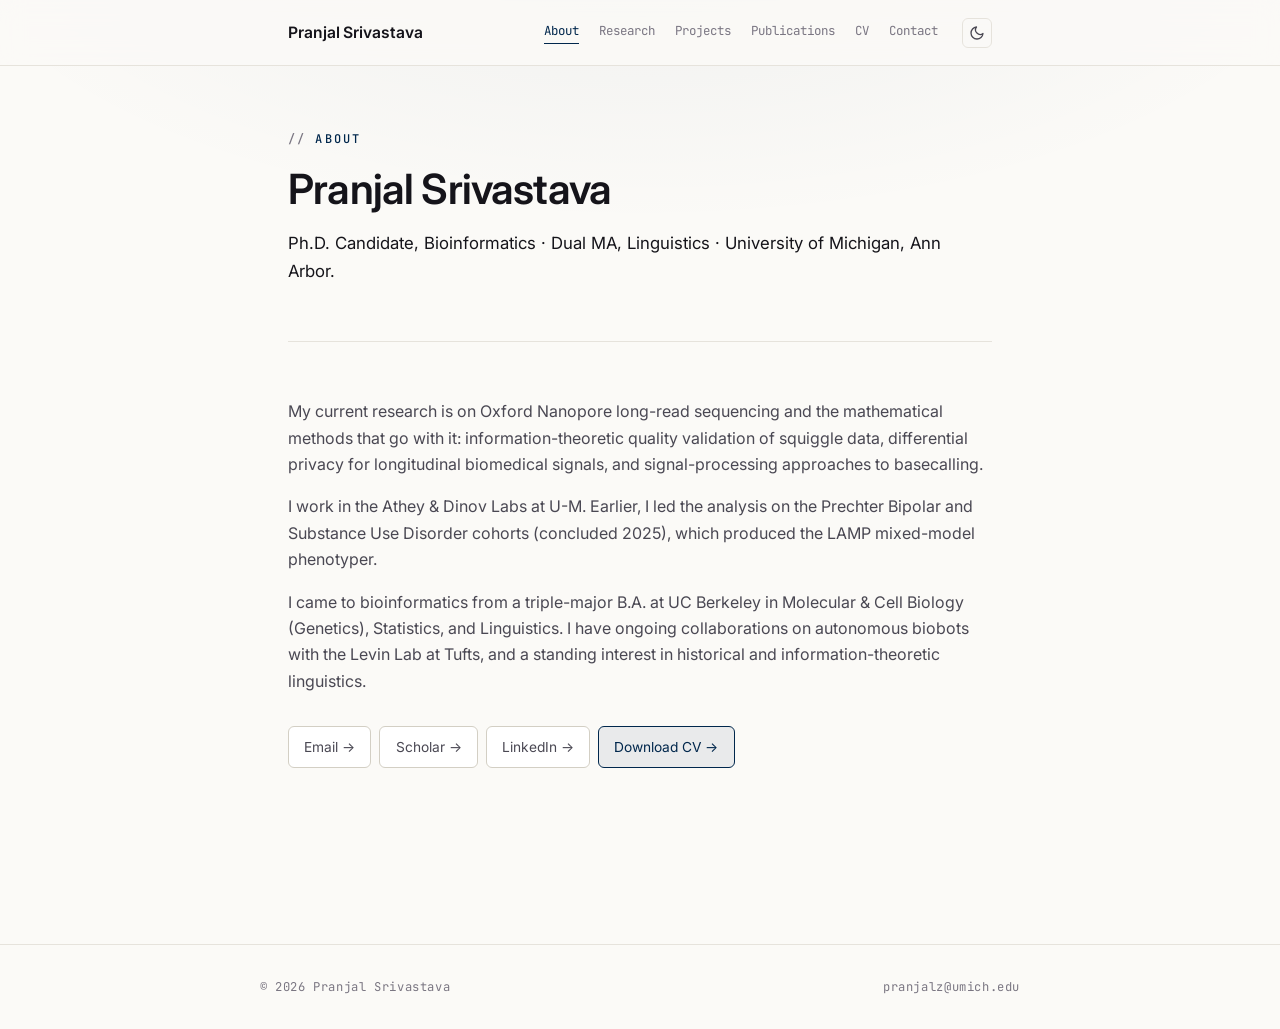
<file: index.html>
<!DOCTYPE html>
<html lang="en">
<head>
<meta charset="UTF-8" />
<meta name="viewport" content="width=device-width, initial-scale=1.0" />
<title>Pranjal Srivastava</title>
<meta name="description" content="Pranjal Srivastava — Ph.D. Candidate in Bioinformatics and Dual MA in Linguistics at the University of Michigan." />
<link rel="preconnect" href="https://fonts.googleapis.com" />
<link rel="preconnect" href="https://fonts.gstatic.com" crossorigin />
<link href="https://fonts.googleapis.com/css2?family=Inter:wght@400;500;600;700&family=JetBrains+Mono:wght@400;500&display=swap" rel="stylesheet" />
<link rel="stylesheet" href="styles.css" />
<script src="theme.js"></script>
</head>
<body>

<header class="site-header">
  <div class="site-header-inner">
    <a href="index.html" class="site-title">Pranjal Srivastava</a>
    <nav class="site-nav">
      <a href="index.html" class="active">About</a>
      <a href="research.html">Research</a>
      <a href="projects.html">Projects</a>
      <a href="publications.html">Publications</a>
      <a href="cv.html">CV</a>
      <a href="contact.html">Contact</a>
      <button class="theme-toggle" type="button" onclick="toggleTheme()" aria-label="Toggle color theme" title="Toggle color theme">
        <svg class="icon icon-sun" viewBox="0 0 24 24" fill="none" stroke="currentColor" stroke-width="2" stroke-linecap="round" stroke-linejoin="round"><circle cx="12" cy="12" r="4"/><path d="M12 2v2m0 16v2M4.93 4.93l1.41 1.41m11.32 11.32l1.41 1.41M2 12h2m16 0h2M4.93 19.07l1.41-1.41m11.32-11.32l1.41-1.41"/></svg>
        <svg class="icon icon-moon" viewBox="0 0 24 24" fill="none" stroke="currentColor" stroke-width="2" stroke-linecap="round" stroke-linejoin="round"><path d="M21 12.79A9 9 0 1 1 11.21 3 7 7 0 0 0 21 12.79z"/></svg>
      </button>
    </nav>
  </div>
</header>

<main>

  <div class="page-header">
    <p class="kicker">About</p>
    <h1>Pranjal Srivastava</h1>
    <p class="lead" style="margin-top:1rem;">
      Ph.D. Candidate, Bioinformatics &middot; Dual MA, Linguistics &middot; University of Michigan, Ann Arbor.
    </p>
  </div>

  <p>
    My current research is on Oxford Nanopore long-read sequencing and the
    mathematical methods that go with it: information-theoretic quality
    validation of squiggle data, differential privacy for longitudinal
    biomedical signals, and signal-processing approaches to basecalling.
  </p>

  <p>
    I work in the Athey &amp; Dinov Labs at U-M. Earlier, I led the analysis
    on the Prechter Bipolar and Substance Use Disorder cohorts (concluded
    2025), which produced the LAMP mixed-model phenotyper.
  </p>

  <p>
    I came to bioinformatics from a triple-major B.A. at UC Berkeley in
    Molecular &amp; Cell Biology (Genetics), Statistics, and Linguistics. I have
    ongoing collaborations on autonomous biobots with the Levin Lab at
    Tufts, and a standing interest in historical and information-theoretic
    linguistics.
  </p>

  <div class="quick-links">
    <a href="mailto:pranjalz@umich.edu" class="ext">Email &rarr;</a>
    <a href="https://scholar.google.com/citations?user=CP9EmAwAAAAJ&amp;hl=en" class="ext">Scholar &rarr;</a>
    <a href="https://www.linkedin.com/in/pranjal-srivas/" class="ext">LinkedIn &rarr;</a>
    <a href="assets/pranjal_srivastava_cv.pdf" class="ext cv">Download CV &rarr;</a>
  </div>

</main>

<footer>
  <div class="footer-inner">
    <span>&copy; <span id="year">2026</span> Pranjal Srivastava</span>
    <span><a href="mailto:pranjalz@umich.edu">pranjalz@umich.edu</a></span>
  </div>
</footer>

<script>
  document.getElementById('year').textContent = new Date().getFullYear();
</script>
</body>
</html>
</file>
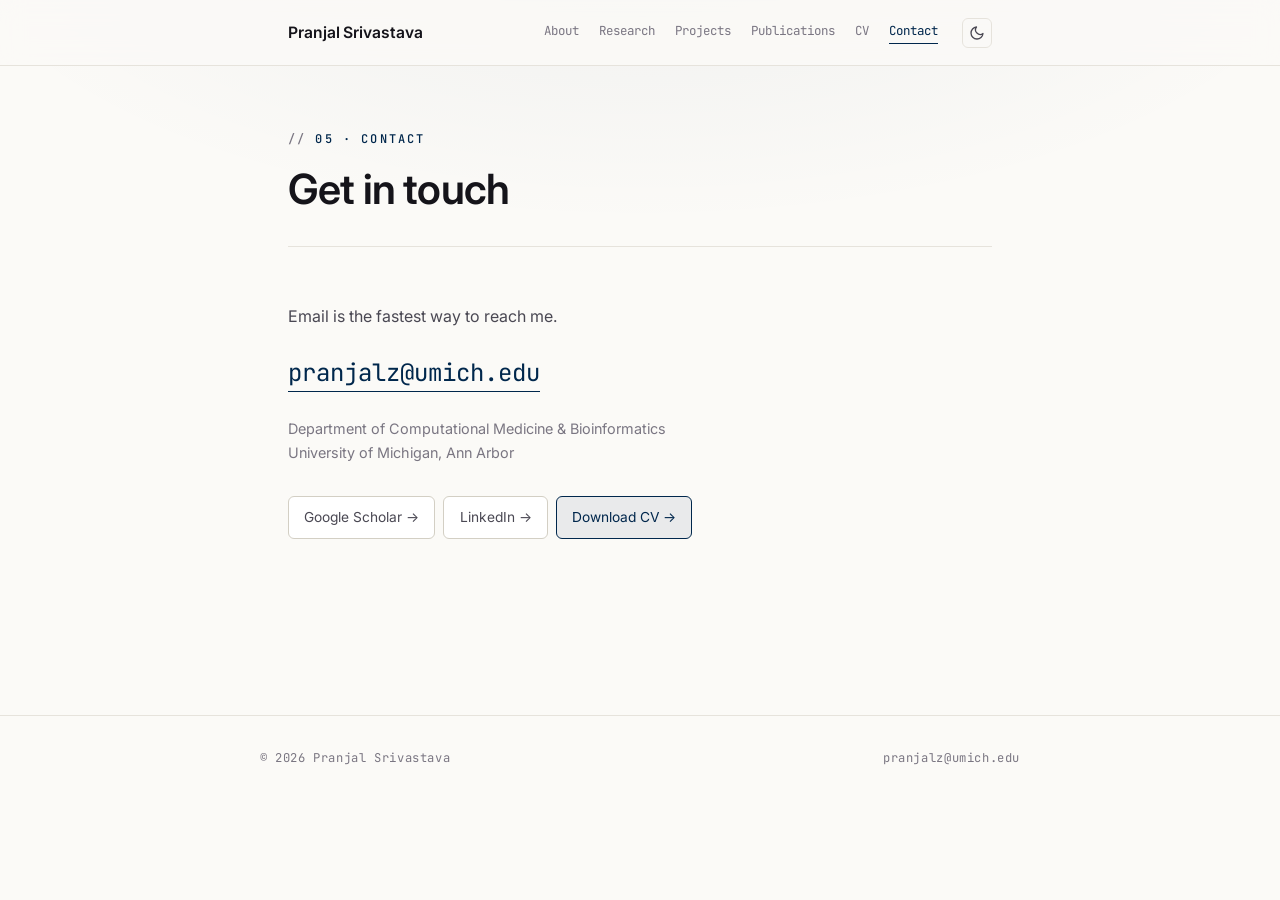
<file: contact.html>
<!DOCTYPE html>
<html lang="en">
<head>
<meta charset="UTF-8" />
<meta name="viewport" content="width=device-width, initial-scale=1.0" />
<title>Contact &mdash; Pranjal Srivastava</title>
<meta name="description" content="Contact Pranjal Srivastava." />
<link rel="preconnect" href="https://fonts.googleapis.com" />
<link rel="preconnect" href="https://fonts.gstatic.com" crossorigin />
<link href="https://fonts.googleapis.com/css2?family=Inter:wght@400;500;600;700&family=JetBrains+Mono:wght@400;500&display=swap" rel="stylesheet" />
<link rel="stylesheet" href="styles.css" />
<script src="theme.js"></script>
</head>
<body>

<header class="site-header">
  <div class="site-header-inner">
    <a href="index.html" class="site-title">Pranjal Srivastava</a>
    <nav class="site-nav">
      <a href="index.html">About</a>
      <a href="research.html">Research</a>
      <a href="projects.html">Projects</a>
      <a href="publications.html">Publications</a>
      <a href="cv.html">CV</a>
      <a href="contact.html" class="active">Contact</a>
      <button class="theme-toggle" type="button" onclick="toggleTheme()" aria-label="Toggle color theme" title="Toggle color theme">
        <svg class="icon icon-sun" viewBox="0 0 24 24" fill="none" stroke="currentColor" stroke-width="2" stroke-linecap="round" stroke-linejoin="round"><circle cx="12" cy="12" r="4"/><path d="M12 2v2m0 16v2M4.93 4.93l1.41 1.41m11.32 11.32l1.41 1.41M2 12h2m16 0h2M4.93 19.07l1.41-1.41m11.32-11.32l1.41-1.41"/></svg>
        <svg class="icon icon-moon" viewBox="0 0 24 24" fill="none" stroke="currentColor" stroke-width="2" stroke-linecap="round" stroke-linejoin="round"><path d="M21 12.79A9 9 0 1 1 11.21 3 7 7 0 0 0 21 12.79z"/></svg>
      </button>
    </nav>
  </div>
</header>

<main>

  <div class="page-header">
    <p class="kicker">05 &middot; Contact</p>
    <h1>Get in touch</h1>
  </div>

  <p>Email is the fastest way to reach me.</p>

  <p class="contact-grid">
    <a href="mailto:pranjalz@umich.edu" class="big-link">pranjalz@umich.edu</a>
  </p>

  <p class="muted">
    Department of Computational Medicine &amp; Bioinformatics<br />
    University of Michigan, Ann Arbor
  </p>

  <div class="quick-links">
    <a href="https://scholar.google.com/citations?user=CP9EmAwAAAAJ&amp;hl=en" class="ext">Google Scholar &rarr;</a>
    <a href="https://www.linkedin.com/in/pranjal-srivas/" class="ext">LinkedIn &rarr;</a>
    <a href="assets/pranjal_srivastava_cv.pdf" class="ext cv">Download CV &rarr;</a>
  </div>

</main>

<footer>
  <div class="footer-inner">
    <span>&copy; <span id="year">2026</span> Pranjal Srivastava</span>
    <span><a href="mailto:pranjalz@umich.edu">pranjalz@umich.edu</a></span>
  </div>
</footer>

<script>
  document.getElementById('year').textContent = new Date().getFullYear();
</script>
</body>
</html>
</file>
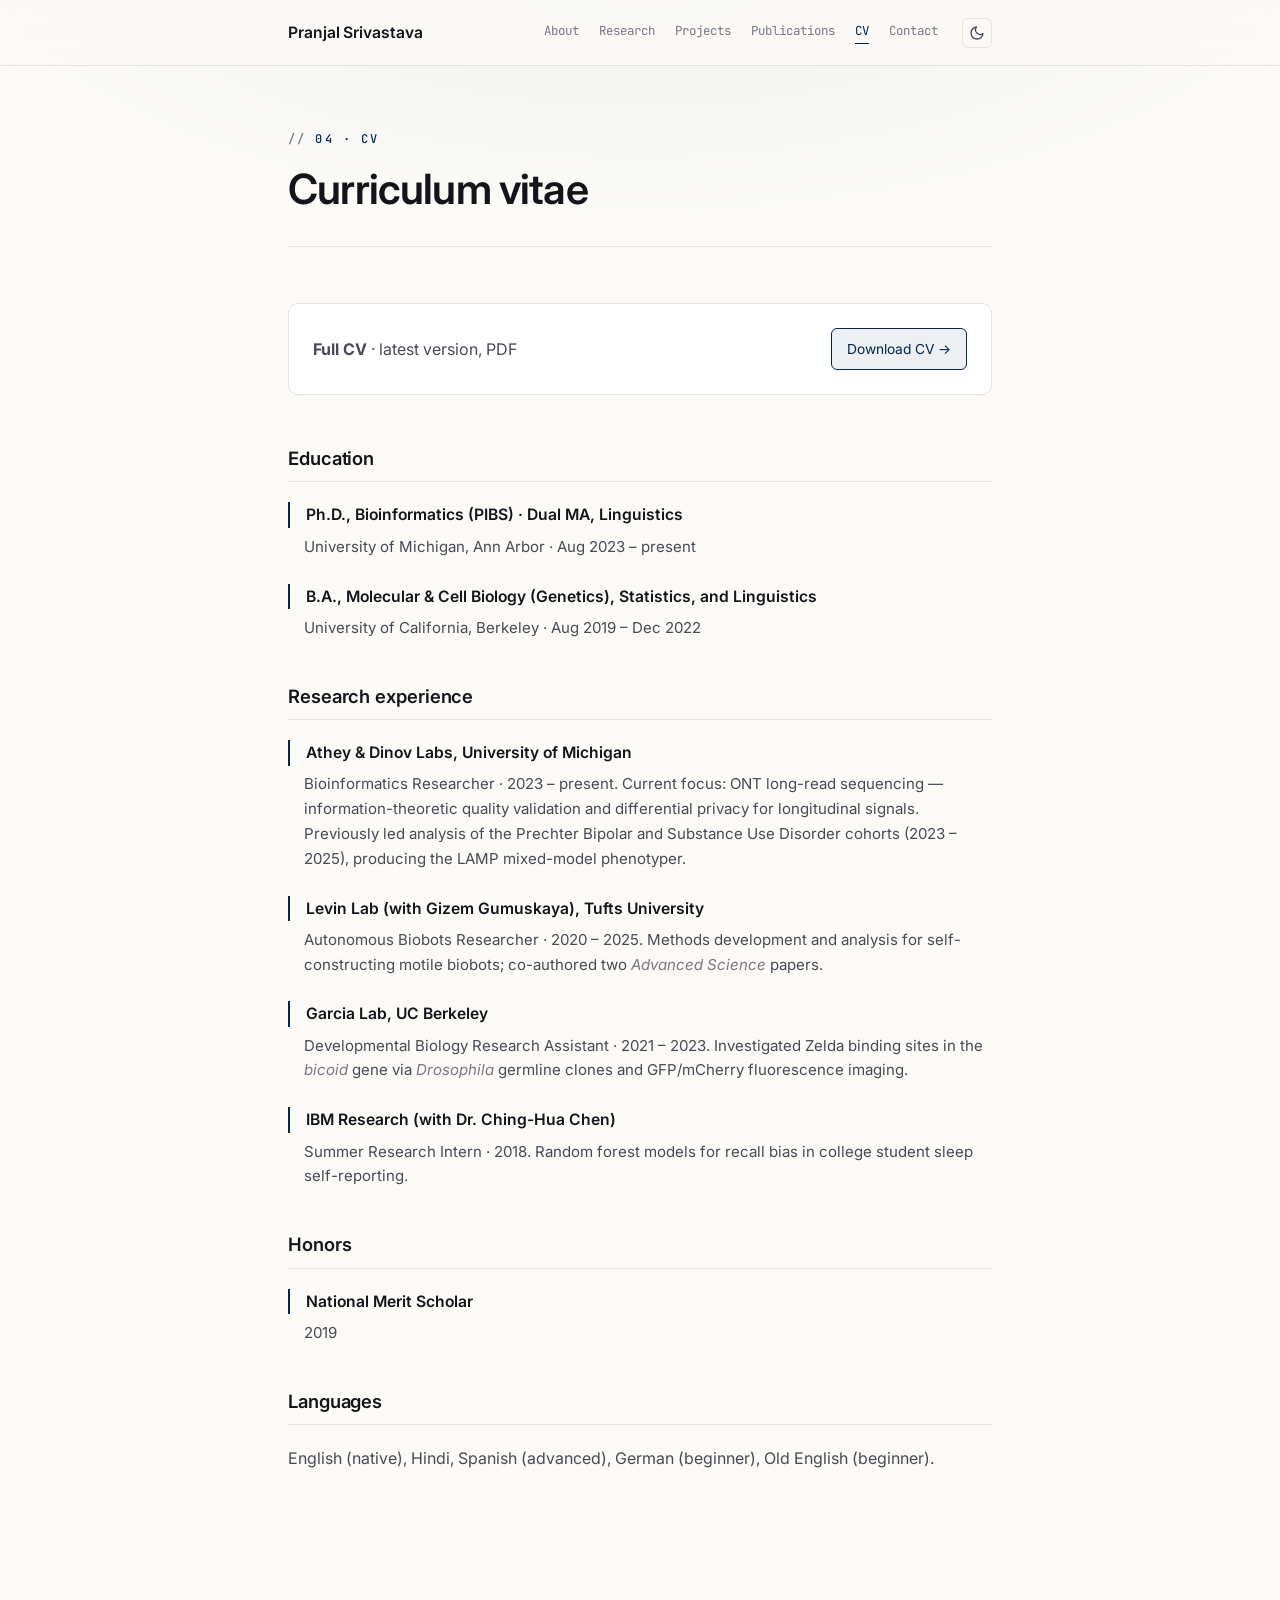
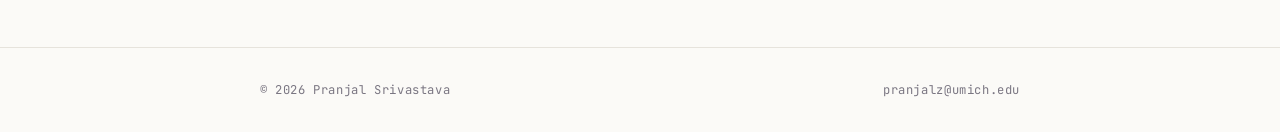
<file: cv.html>
<!DOCTYPE html>
<html lang="en">
<head>
<meta charset="UTF-8" />
<meta name="viewport" content="width=device-width, initial-scale=1.0" />
<title>CV &mdash; Pranjal Srivastava</title>
<meta name="description" content="CV, education, and research experience of Pranjal Srivastava." />
<link rel="preconnect" href="https://fonts.googleapis.com" />
<link rel="preconnect" href="https://fonts.gstatic.com" crossorigin />
<link href="https://fonts.googleapis.com/css2?family=Inter:wght@400;500;600;700&family=JetBrains+Mono:wght@400;500&display=swap" rel="stylesheet" />
<link rel="stylesheet" href="styles.css" />
<script src="theme.js"></script>
</head>
<body>

<header class="site-header">
  <div class="site-header-inner">
    <a href="index.html" class="site-title">Pranjal Srivastava</a>
    <nav class="site-nav">
      <a href="index.html">About</a>
      <a href="research.html">Research</a>
      <a href="projects.html">Projects</a>
      <a href="publications.html">Publications</a>
      <a href="cv.html" class="active">CV</a>
      <a href="contact.html">Contact</a>
      <button class="theme-toggle" type="button" onclick="toggleTheme()" aria-label="Toggle color theme" title="Toggle color theme">
        <svg class="icon icon-sun" viewBox="0 0 24 24" fill="none" stroke="currentColor" stroke-width="2" stroke-linecap="round" stroke-linejoin="round"><circle cx="12" cy="12" r="4"/><path d="M12 2v2m0 16v2M4.93 4.93l1.41 1.41m11.32 11.32l1.41 1.41M2 12h2m16 0h2M4.93 19.07l1.41-1.41m11.32-11.32l1.41-1.41"/></svg>
        <svg class="icon icon-moon" viewBox="0 0 24 24" fill="none" stroke="currentColor" stroke-width="2" stroke-linecap="round" stroke-linejoin="round"><path d="M21 12.79A9 9 0 1 1 11.21 3 7 7 0 0 0 21 12.79z"/></svg>
      </button>
    </nav>
  </div>
</header>

<main>

  <div class="page-header">
    <p class="kicker">04 &middot; CV</p>
    <h1>Curriculum vitae</h1>
  </div>

  <div class="cv-download">
    <p><strong>Full CV</strong> &middot; latest version, PDF</p>
    <a href="assets/pranjal_srivastava_cv.pdf" class="ext cv">Download CV &rarr;</a>
  </div>

  <h2>Education</h2>
  <dl class="education">
    <dt>Ph.D., Bioinformatics (PIBS) &middot; Dual MA, Linguistics</dt>
    <dd>University of Michigan, Ann Arbor &middot; Aug 2023 &ndash; present</dd>

    <dt>B.A., Molecular &amp; Cell Biology (Genetics), Statistics, and Linguistics</dt>
    <dd>University of California, Berkeley &middot; Aug 2019 &ndash; Dec 2022</dd>
  </dl>

  <h2>Research experience</h2>
  <dl class="experience">
    <dt>Athey &amp; Dinov Labs, University of Michigan</dt>
    <dd>
      Bioinformatics Researcher &middot; 2023 &ndash; present.
      Current focus: ONT long-read sequencing &mdash; information-theoretic
      quality validation and differential privacy for longitudinal signals.
      Previously led analysis of the Prechter Bipolar and Substance Use
      Disorder cohorts (2023 &ndash; 2025), producing the LAMP mixed-model
      phenotyper.
    </dd>

    <dt>Levin Lab (with Gizem Gumuskaya), Tufts University</dt>
    <dd>
      Autonomous Biobots Researcher &middot; 2020 &ndash; 2025.
      Methods development and analysis for self-constructing motile biobots;
      co-authored two <em>Advanced Science</em> papers.
    </dd>

    <dt>Garcia Lab, UC Berkeley</dt>
    <dd>
      Developmental Biology Research Assistant &middot; 2021 &ndash; 2023.
      Investigated Zelda binding sites in the <em>bicoid</em> gene via
      <em>Drosophila</em> germline clones and GFP/mCherry fluorescence
      imaging.
    </dd>

    <dt>IBM Research (with Dr. Ching-Hua Chen)</dt>
    <dd>
      Summer Research Intern &middot; 2018. Random forest models for recall
      bias in college student sleep self-reporting.
    </dd>
  </dl>

  <h2>Honors</h2>
  <dl>
    <dt>National Merit Scholar</dt>
    <dd>2019</dd>
  </dl>

  <h2>Languages</h2>
  <p>English (native), Hindi, Spanish (advanced), German (beginner), Old English (beginner).</p>

</main>

<footer>
  <div class="footer-inner">
    <span>&copy; <span id="year">2026</span> Pranjal Srivastava</span>
    <span><a href="mailto:pranjalz@umich.edu">pranjalz@umich.edu</a></span>
  </div>
</footer>

<script>
  document.getElementById('year').textContent = new Date().getFullYear();
</script>
</body>
</html>
</file>
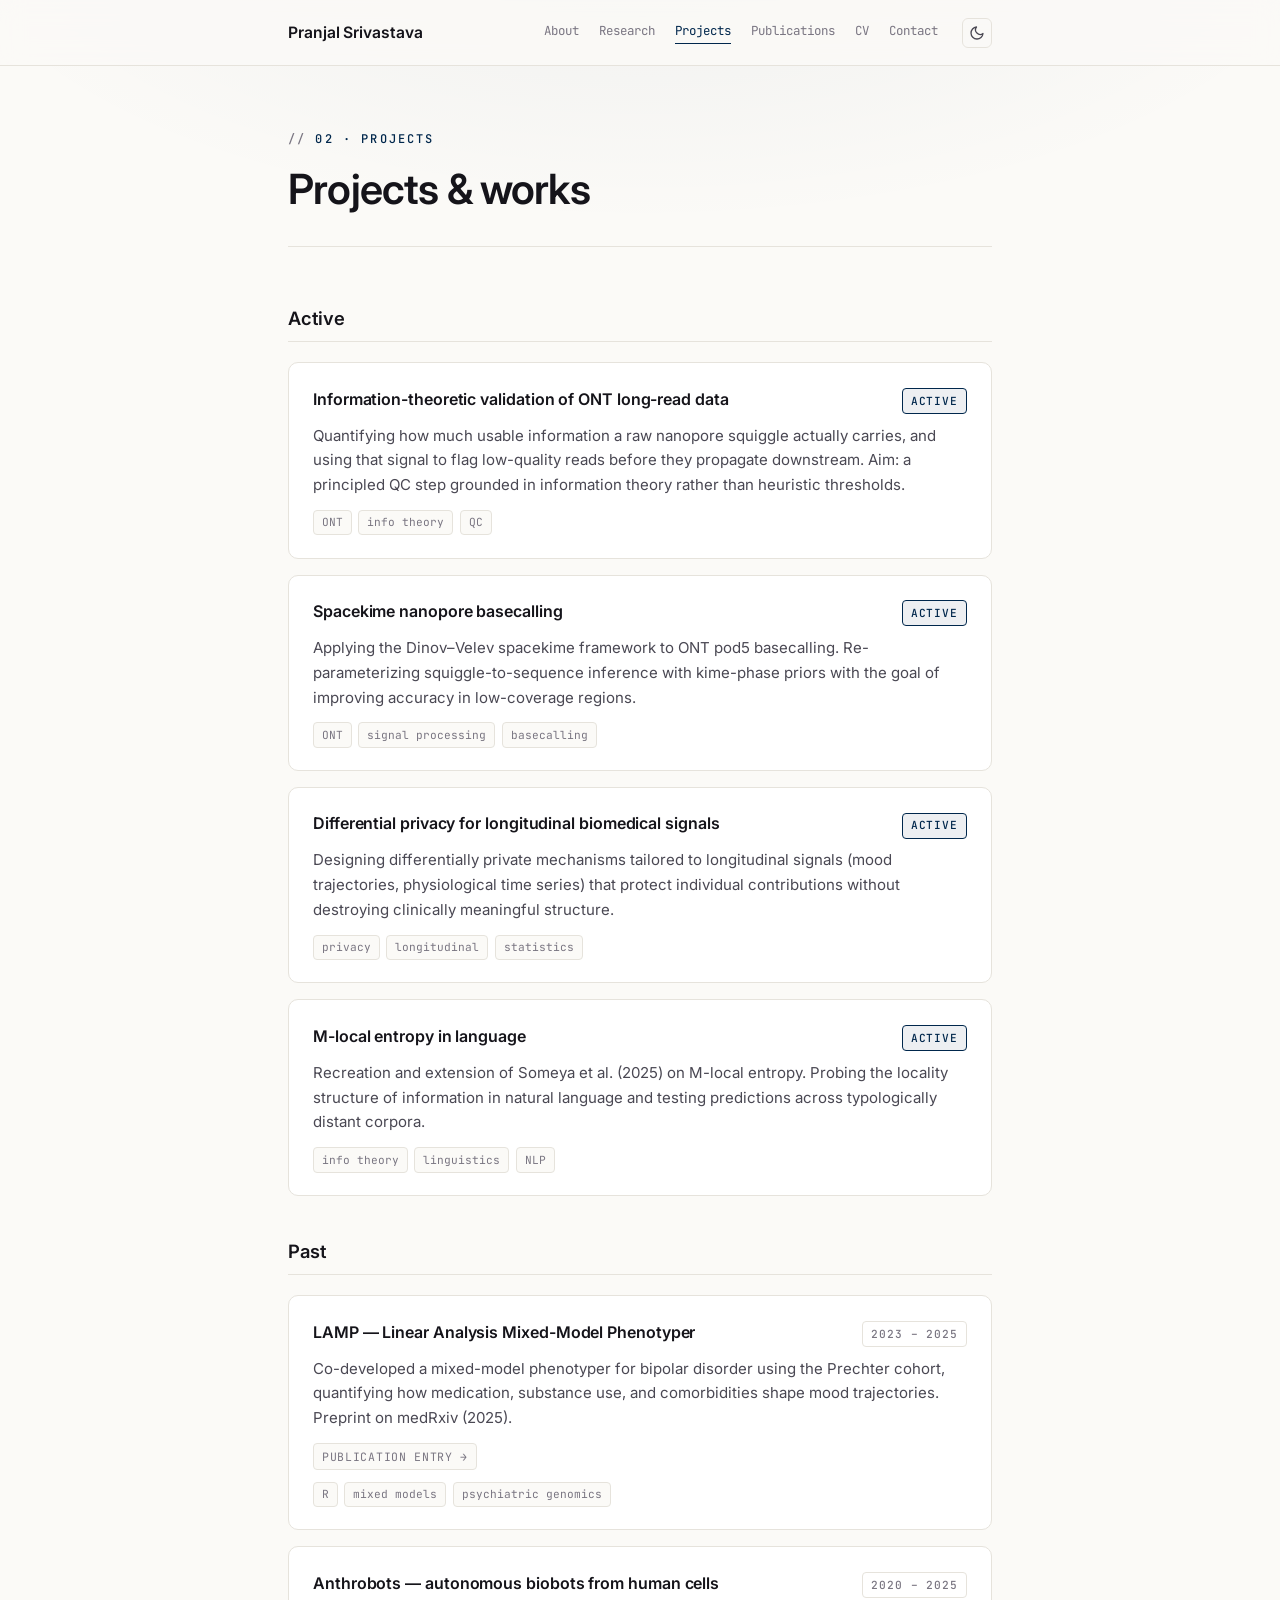
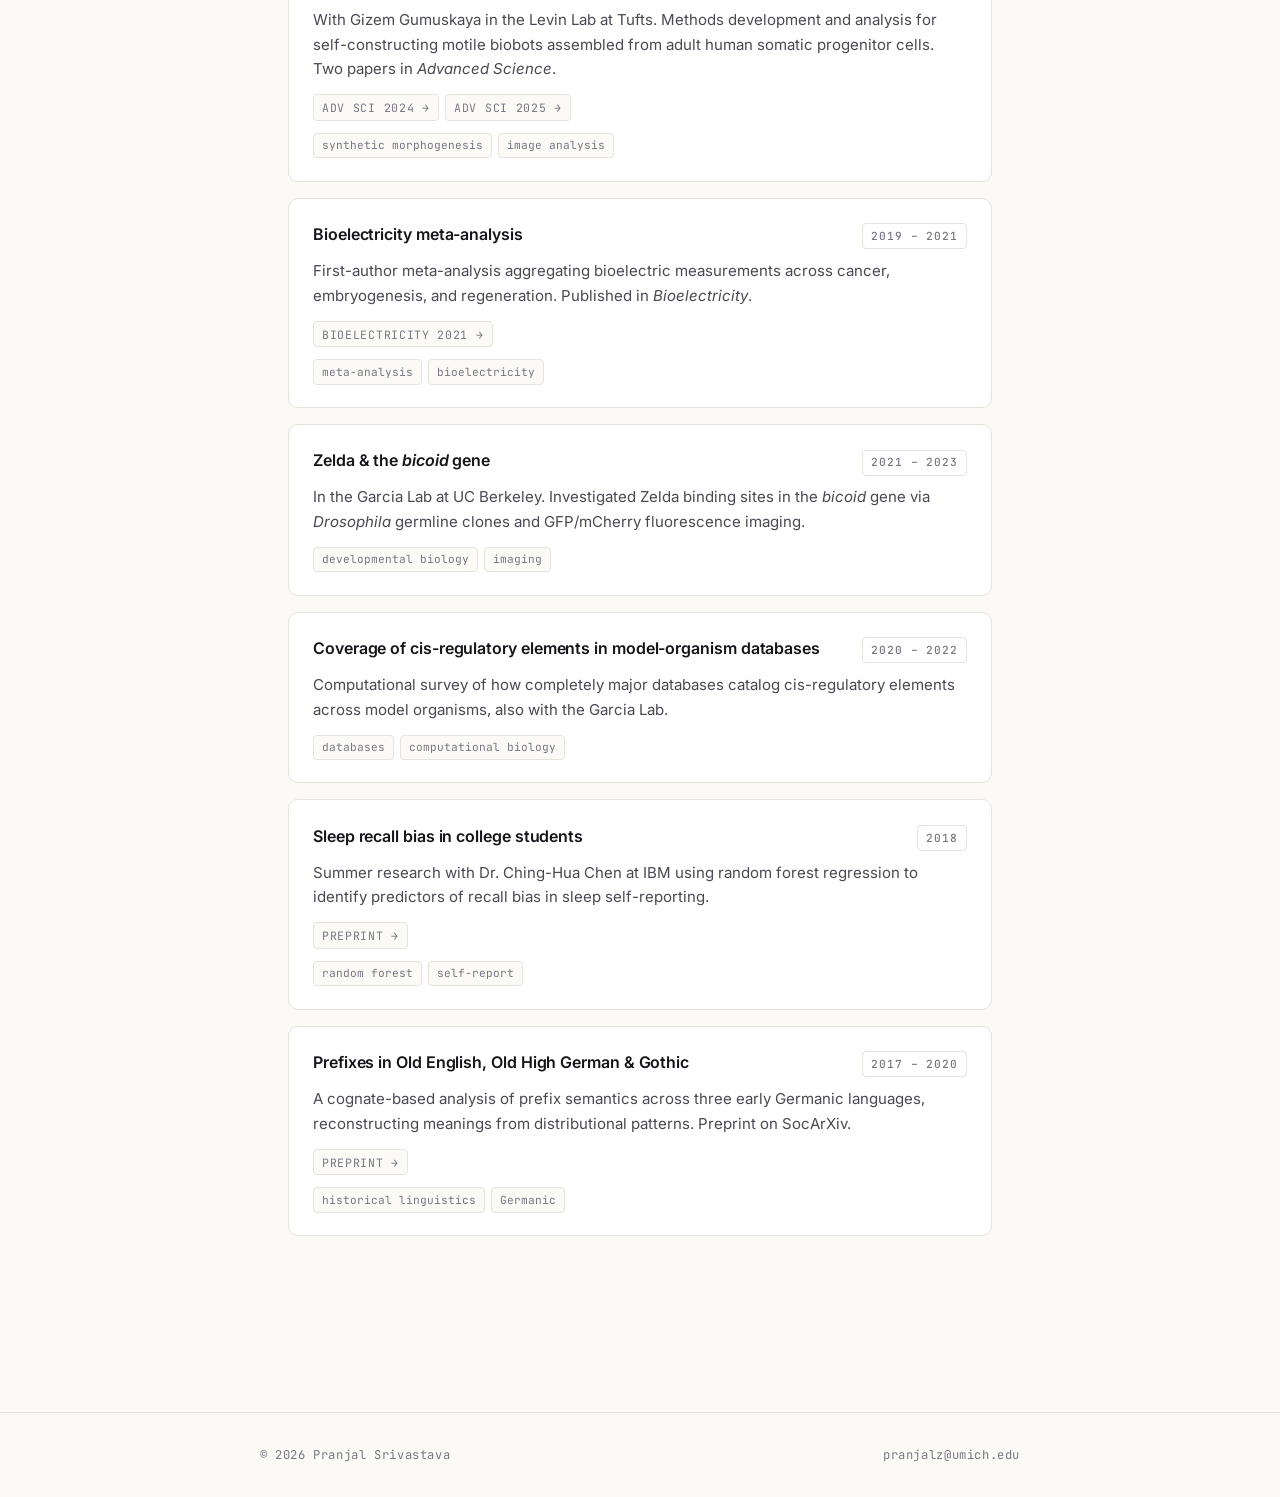
<file: projects.html>
<!DOCTYPE html>
<html lang="en">
<head>
<meta charset="UTF-8" />
<meta name="viewport" content="width=device-width, initial-scale=1.0" />
<title>Projects &mdash; Pranjal Srivastava</title>
<meta name="description" content="Projects and works by Pranjal Srivastava — long-read sequencing, M-local entropy, differential privacy, biobots, bioelectricity." />
<link rel="preconnect" href="https://fonts.googleapis.com" />
<link rel="preconnect" href="https://fonts.gstatic.com" crossorigin />
<link href="https://fonts.googleapis.com/css2?family=Inter:wght@400;500;600;700&family=JetBrains+Mono:wght@400;500&display=swap" rel="stylesheet" />
<link rel="stylesheet" href="styles.css" />
<script src="theme.js"></script>
</head>
<body>

<header class="site-header">
  <div class="site-header-inner">
    <a href="index.html" class="site-title">Pranjal Srivastava</a>
    <nav class="site-nav">
      <a href="index.html">About</a>
      <a href="research.html">Research</a>
      <a href="projects.html" class="active">Projects</a>
      <a href="publications.html">Publications</a>
      <a href="cv.html">CV</a>
      <a href="contact.html">Contact</a>
      <button class="theme-toggle" type="button" onclick="toggleTheme()" aria-label="Toggle color theme" title="Toggle color theme">
        <svg class="icon icon-sun" viewBox="0 0 24 24" fill="none" stroke="currentColor" stroke-width="2" stroke-linecap="round" stroke-linejoin="round"><circle cx="12" cy="12" r="4"/><path d="M12 2v2m0 16v2M4.93 4.93l1.41 1.41m11.32 11.32l1.41 1.41M2 12h2m16 0h2M4.93 19.07l1.41-1.41m11.32-11.32l1.41-1.41"/></svg>
        <svg class="icon icon-moon" viewBox="0 0 24 24" fill="none" stroke="currentColor" stroke-width="2" stroke-linecap="round" stroke-linejoin="round"><path d="M21 12.79A9 9 0 1 1 11.21 3 7 7 0 0 0 21 12.79z"/></svg>
      </button>
    </nav>
  </div>
</header>

<main>

  <div class="page-header">
    <p class="kicker">02 &middot; Projects</p>
    <h1>Projects &amp; works</h1>
  </div>

  <h2>Active</h2>
  <div class="projects">

    <article class="project">
      <header>
        <h3>Information-theoretic validation of ONT long-read data</h3>
        <span class="status active">Active</span>
      </header>
      <p>
        Quantifying how much usable information a raw nanopore squiggle
        actually carries, and using that signal to flag low-quality reads
        before they propagate downstream. Aim: a principled QC step grounded
        in information theory rather than heuristic thresholds.
      </p>
      <p class="tags"><span>ONT</span><span>info theory</span><span>QC</span></p>
    </article>

    <article class="project">
      <header>
        <h3>Spacekime nanopore basecalling</h3>
        <span class="status active">Active</span>
      </header>
      <p>
        Applying the Dinov&ndash;Velev spacekime framework to ONT pod5
        basecalling. Re-parameterizing squiggle-to-sequence inference with
        kime-phase priors with the goal of improving accuracy in low-coverage
        regions.
      </p>
      <p class="tags"><span>ONT</span><span>signal processing</span><span>basecalling</span></p>
    </article>

    <article class="project">
      <header>
        <h3>Differential privacy for longitudinal biomedical signals</h3>
        <span class="status active">Active</span>
      </header>
      <p>
        Designing differentially private mechanisms tailored to longitudinal
        signals (mood trajectories, physiological time series) that protect
        individual contributions without destroying clinically meaningful
        structure.
      </p>
      <p class="tags"><span>privacy</span><span>longitudinal</span><span>statistics</span></p>
    </article>

    <article class="project">
      <header>
        <h3>M-local entropy in language</h3>
        <span class="status active">Active</span>
      </header>
      <p>
        Recreation and extension of Someya et al. (2025) on M-local entropy.
        Probing the locality structure of information in natural language and
        testing predictions across typologically distant corpora.
      </p>
      <p class="tags"><span>info theory</span><span>linguistics</span><span>NLP</span></p>
    </article>

  </div>

  <h2>Past</h2>
  <div class="projects">

    <article class="project">
      <header>
        <h3>LAMP &mdash; Linear Analysis Mixed-Model Phenotyper</h3>
        <span class="status">2023 &ndash; 2025</span>
      </header>
      <p>
        Co-developed a mixed-model phenotyper for bipolar disorder using the
        Prechter cohort, quantifying how medication, substance use, and
        comorbidities shape mood trajectories. Preprint on medRxiv (2025).
      </p>
      <p class="project-links">
        <a href="publications.html">Publication entry &rarr;</a>
      </p>
      <p class="tags"><span>R</span><span>mixed models</span><span>psychiatric genomics</span></p>
    </article>

    <article class="project">
      <header>
        <h3>Anthrobots &mdash; autonomous biobots from human cells</h3>
        <span class="status">2020 &ndash; 2025</span>
      </header>
      <p>
        With Gizem Gumuskaya in the Levin Lab at Tufts. Methods development
        and analysis for self-constructing motile biobots assembled from
        adult human somatic progenitor cells. Two papers in
        <em>Advanced Science</em>.
      </p>
      <p class="project-links">
        <a href="https://doi.org/10.1002/advs.202303575">Adv Sci 2024 &rarr;</a>
        <a href="https://doi.org/10.1002/advs.202409330">Adv Sci 2025 &rarr;</a>
      </p>
      <p class="tags"><span>synthetic morphogenesis</span><span>image analysis</span></p>
    </article>

    <article class="project">
      <header>
        <h3>Bioelectricity meta-analysis</h3>
        <span class="status">2019 &ndash; 2021</span>
      </header>
      <p>
        First-author meta-analysis aggregating bioelectric measurements
        across cancer, embryogenesis, and regeneration. Published in
        <em>Bioelectricity</em>.
      </p>
      <p class="project-links">
        <a href="https://doi.org/10.1089/bioe.2019.0034">Bioelectricity 2021 &rarr;</a>
      </p>
      <p class="tags"><span>meta-analysis</span><span>bioelectricity</span></p>
    </article>

    <article class="project">
      <header>
        <h3>Zelda &amp; the <em>bicoid</em> gene</h3>
        <span class="status">2021 &ndash; 2023</span>
      </header>
      <p>
        In the Garcia Lab at UC Berkeley. Investigated Zelda binding sites in
        the <em>bicoid</em> gene via <em>Drosophila</em> germline clones and
        GFP/mCherry fluorescence imaging.
      </p>
      <p class="tags"><span>developmental biology</span><span>imaging</span></p>
    </article>

    <article class="project">
      <header>
        <h3>Coverage of cis-regulatory elements in model-organism databases</h3>
        <span class="status">2020 &ndash; 2022</span>
      </header>
      <p>
        Computational survey of how completely major databases catalog
        cis-regulatory elements across model organisms, also with the Garcia
        Lab.
      </p>
      <p class="tags"><span>databases</span><span>computational biology</span></p>
    </article>

    <article class="project">
      <header>
        <h3>Sleep recall bias in college students</h3>
        <span class="status">2018</span>
      </header>
      <p>
        Summer research with Dr. Ching-Hua Chen at IBM using random forest
        regression to identify predictors of recall bias in sleep
        self-reporting.
      </p>
      <p class="project-links">
        <a href="https://doi.org/10.31235/osf.io/fyc2w">Preprint &rarr;</a>
      </p>
      <p class="tags"><span>random forest</span><span>self-report</span></p>
    </article>

    <article class="project">
      <header>
        <h3>Prefixes in Old English, Old High German &amp; Gothic</h3>
        <span class="status">2017 &ndash; 2020</span>
      </header>
      <p>
        A cognate-based analysis of prefix semantics across three early
        Germanic languages, reconstructing meanings from distributional
        patterns. Preprint on SocArXiv.
      </p>
      <p class="project-links">
        <a href="https://doi.org/10.31235/osf.io/uvesa">Preprint &rarr;</a>
      </p>
      <p class="tags"><span>historical linguistics</span><span>Germanic</span></p>
    </article>

  </div>

</main>

<footer>
  <div class="footer-inner">
    <span>&copy; <span id="year">2026</span> Pranjal Srivastava</span>
    <span><a href="mailto:pranjalz@umich.edu">pranjalz@umich.edu</a></span>
  </div>
</footer>

<script>
  document.getElementById('year').textContent = new Date().getFullYear();
</script>
</body>
</html>
</file>
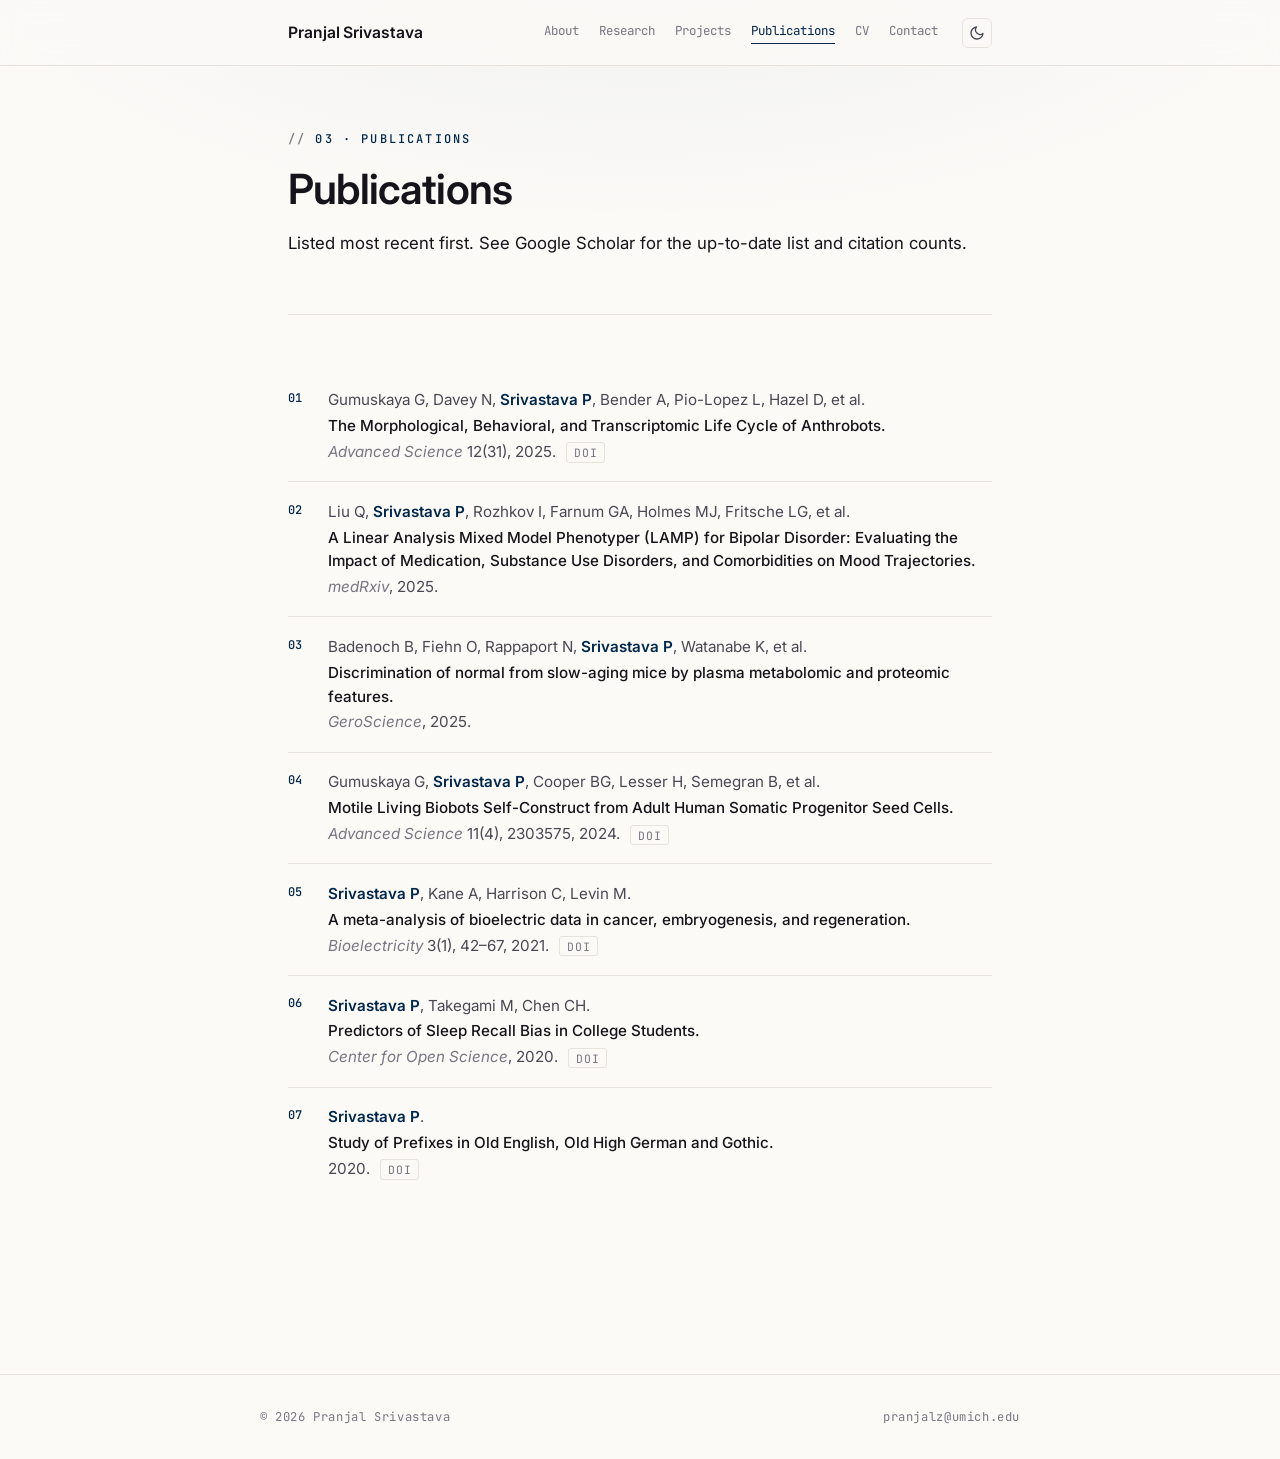
<file: publications.html>
<!DOCTYPE html>
<html lang="en">
<head>
<meta charset="UTF-8" />
<meta name="viewport" content="width=device-width, initial-scale=1.0" />
<title>Publications &mdash; Pranjal Srivastava</title>
<meta name="description" content="Publications by Pranjal Srivastava." />
<link rel="preconnect" href="https://fonts.googleapis.com" />
<link rel="preconnect" href="https://fonts.gstatic.com" crossorigin />
<link href="https://fonts.googleapis.com/css2?family=Inter:wght@400;500;600;700&family=JetBrains+Mono:wght@400;500&display=swap" rel="stylesheet" />
<link rel="stylesheet" href="styles.css" />
<script src="theme.js"></script>
</head>
<body>

<header class="site-header">
  <div class="site-header-inner">
    <a href="index.html" class="site-title">Pranjal Srivastava</a>
    <nav class="site-nav">
      <a href="index.html">About</a>
      <a href="research.html">Research</a>
      <a href="projects.html">Projects</a>
      <a href="publications.html" class="active">Publications</a>
      <a href="cv.html">CV</a>
      <a href="contact.html">Contact</a>
      <button class="theme-toggle" type="button" onclick="toggleTheme()" aria-label="Toggle color theme" title="Toggle color theme">
        <svg class="icon icon-sun" viewBox="0 0 24 24" fill="none" stroke="currentColor" stroke-width="2" stroke-linecap="round" stroke-linejoin="round"><circle cx="12" cy="12" r="4"/><path d="M12 2v2m0 16v2M4.93 4.93l1.41 1.41m11.32 11.32l1.41 1.41M2 12h2m16 0h2M4.93 19.07l1.41-1.41m11.32-11.32l1.41-1.41"/></svg>
        <svg class="icon icon-moon" viewBox="0 0 24 24" fill="none" stroke="currentColor" stroke-width="2" stroke-linecap="round" stroke-linejoin="round"><path d="M21 12.79A9 9 0 1 1 11.21 3 7 7 0 0 0 21 12.79z"/></svg>
      </button>
    </nav>
  </div>
</header>

<main>

  <div class="page-header">
    <p class="kicker">03 &middot; Publications</p>
    <h1>Publications</h1>
    <p class="lead" style="margin-top:1rem;">
      Listed most recent first. See
      <a href="https://scholar.google.com/citations?user=CP9EmAwAAAAJ&amp;hl=en">Google Scholar</a>
      for the up-to-date list and citation counts.
    </p>
  </div>

  <ol class="pubs">
    <li>
      Gumuskaya G, Davey N, <strong>Srivastava P</strong>, Bender A, Pio-Lopez L, Hazel D, et al.
      <em>The Morphological, Behavioral, and Transcriptomic Life Cycle of Anthrobots.</em>
      <span class="venue">Advanced Science</span> 12(31), 2025.
      <a href="https://doi.org/10.1002/advs.202409330">doi</a>
    </li>
    <li>
      Liu Q, <strong>Srivastava P</strong>, Rozhkov I, Farnum GA, Holmes MJ, Fritsche LG, et al.
      <em>A Linear Analysis Mixed Model Phenotyper (LAMP) for Bipolar Disorder: Evaluating the Impact of Medication, Substance Use Disorders, and Comorbidities on Mood Trajectories.</em>
      <span class="venue">medRxiv</span>, 2025.
    </li>
    <li>
      Badenoch B, Fiehn O, Rappaport N, <strong>Srivastava P</strong>, Watanabe K, et al.
      <em>Discrimination of normal from slow-aging mice by plasma metabolomic and proteomic features.</em>
      <span class="venue">GeroScience</span>, 2025.
    </li>
    <li>
      Gumuskaya G, <strong>Srivastava P</strong>, Cooper BG, Lesser H, Semegran B, et al.
      <em>Motile Living Biobots Self-Construct from Adult Human Somatic Progenitor Seed Cells.</em>
      <span class="venue">Advanced Science</span> 11(4), 2303575, 2024.
      <a href="https://doi.org/10.1002/advs.202303575">doi</a>
    </li>
    <li>
      <strong>Srivastava P</strong>, Kane A, Harrison C, Levin M.
      <em>A meta-analysis of bioelectric data in cancer, embryogenesis, and regeneration.</em>
      <span class="venue">Bioelectricity</span> 3(1), 42&ndash;67, 2021.
      <a href="https://doi.org/10.1089/bioe.2019.0034">doi</a>
    </li>
    <li>
      <strong>Srivastava P</strong>, Takegami M, Chen CH.
      <em>Predictors of Sleep Recall Bias in College Students.</em>
      <span class="venue">Center for Open Science</span>, 2020.
      <a href="https://doi.org/10.31235/osf.io/fyc2w">doi</a>
    </li>
    <li>
      <strong>Srivastava P</strong>.
      <em>Study of Prefixes in Old English, Old High German and Gothic.</em>
      2020.
      <a href="https://doi.org/10.31235/osf.io/uvesa">doi</a>
    </li>
  </ol>

</main>

<footer>
  <div class="footer-inner">
    <span>&copy; <span id="year">2026</span> Pranjal Srivastava</span>
    <span><a href="mailto:pranjalz@umich.edu">pranjalz@umich.edu</a></span>
  </div>
</footer>

<script>
  document.getElementById('year').textContent = new Date().getFullYear();
</script>
</body>
</html>
</file>
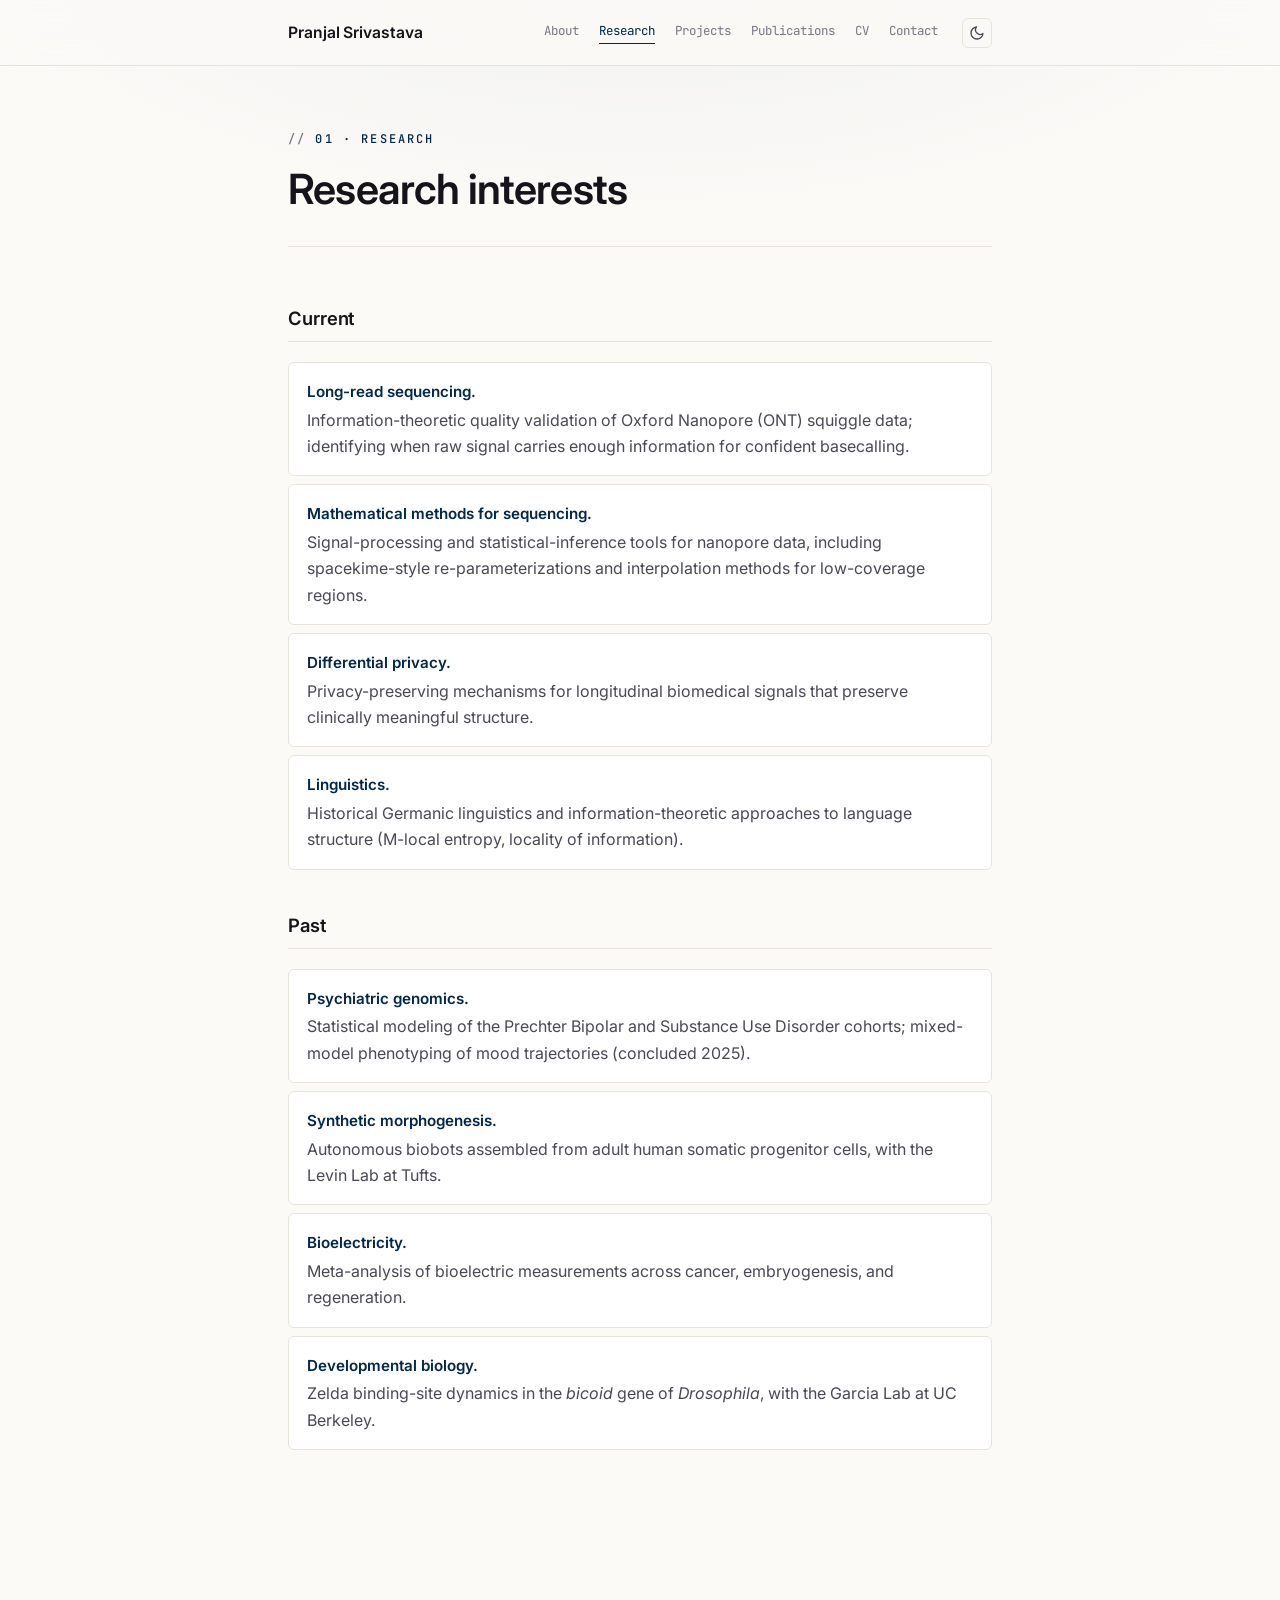
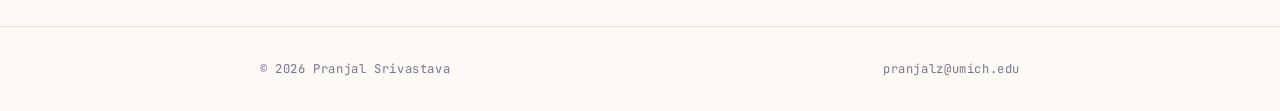
<file: research.html>
<!DOCTYPE html>
<html lang="en">
<head>
<meta charset="UTF-8" />
<meta name="viewport" content="width=device-width, initial-scale=1.0" />
<title>Research &mdash; Pranjal Srivastava</title>
<meta name="description" content="Research interests of Pranjal Srivastava: long-read sequencing, mathematical methods, information theory, differential privacy, linguistics." />
<link rel="preconnect" href="https://fonts.googleapis.com" />
<link rel="preconnect" href="https://fonts.gstatic.com" crossorigin />
<link href="https://fonts.googleapis.com/css2?family=Inter:wght@400;500;600;700&family=JetBrains+Mono:wght@400;500&display=swap" rel="stylesheet" />
<link rel="stylesheet" href="styles.css" />
<script src="theme.js"></script>
</head>
<body>

<header class="site-header">
  <div class="site-header-inner">
    <a href="index.html" class="site-title">Pranjal Srivastava</a>
    <nav class="site-nav">
      <a href="index.html">About</a>
      <a href="research.html" class="active">Research</a>
      <a href="projects.html">Projects</a>
      <a href="publications.html">Publications</a>
      <a href="cv.html">CV</a>
      <a href="contact.html">Contact</a>
      <button class="theme-toggle" type="button" onclick="toggleTheme()" aria-label="Toggle color theme" title="Toggle color theme">
        <svg class="icon icon-sun" viewBox="0 0 24 24" fill="none" stroke="currentColor" stroke-width="2" stroke-linecap="round" stroke-linejoin="round"><circle cx="12" cy="12" r="4"/><path d="M12 2v2m0 16v2M4.93 4.93l1.41 1.41m11.32 11.32l1.41 1.41M2 12h2m16 0h2M4.93 19.07l1.41-1.41m11.32-11.32l1.41-1.41"/></svg>
        <svg class="icon icon-moon" viewBox="0 0 24 24" fill="none" stroke="currentColor" stroke-width="2" stroke-linecap="round" stroke-linejoin="round"><path d="M21 12.79A9 9 0 1 1 11.21 3 7 7 0 0 0 21 12.79z"/></svg>
      </button>
    </nav>
  </div>
</header>

<main>

  <div class="page-header">
    <p class="kicker">01 &middot; Research</p>
    <h1>Research interests</h1>
  </div>

  <h2>Current</h2>
  <ul class="topics">
    <li>
      <strong>Long-read sequencing.</strong>
      Information-theoretic quality validation of Oxford Nanopore (ONT)
      squiggle data; identifying when raw signal carries enough information
      for confident basecalling.
    </li>
    <li>
      <strong>Mathematical methods for sequencing.</strong>
      Signal-processing and statistical-inference tools for nanopore data,
      including spacekime-style re-parameterizations and interpolation methods
      for low-coverage regions.
    </li>
    <li>
      <strong>Differential privacy.</strong>
      Privacy-preserving mechanisms for longitudinal biomedical signals that
      preserve clinically meaningful structure.
    </li>
    <li>
      <strong>Linguistics.</strong>
      Historical Germanic linguistics and information-theoretic approaches
      to language structure (M-local entropy, locality of information).
    </li>
  </ul>

  <h2>Past</h2>
  <ul class="topics">
    <li>
      <strong>Psychiatric genomics.</strong>
      Statistical modeling of the Prechter Bipolar and Substance Use Disorder
      cohorts; mixed-model phenotyping of mood trajectories (concluded 2025).
    </li>
    <li>
      <strong>Synthetic morphogenesis.</strong>
      Autonomous biobots assembled from adult human somatic progenitor cells,
      with the Levin Lab at Tufts.
    </li>
    <li>
      <strong>Bioelectricity.</strong>
      Meta-analysis of bioelectric measurements across cancer, embryogenesis,
      and regeneration.
    </li>
    <li>
      <strong>Developmental biology.</strong>
      Zelda binding-site dynamics in the <em>bicoid</em> gene of
      <em>Drosophila</em>, with the Garcia Lab at UC Berkeley.
    </li>
  </ul>

</main>

<footer>
  <div class="footer-inner">
    <span>&copy; <span id="year">2026</span> Pranjal Srivastava</span>
    <span><a href="mailto:pranjalz@umich.edu">pranjalz@umich.edu</a></span>
  </div>
</footer>

<script>
  document.getElementById('year').textContent = new Date().getFullYear();
</script>
</body>
</html>
</file>
<file: styles.css>
/* ============================================
   Pranjal Srivastava — personal site
   Modern dark, multi-page
   ============================================ */

:root {
  /* Dark theme (default) */
  --bg: #0a0a0c;
  --bg-elev: #131418;
  --bg-elev-2: #1a1b21;
  --bg-header: rgba(10, 10, 12, 0.78);
  --fg: #e8e6e1;
  --fg-dim: #a6a39c;
  --fg-muted: #6b6970;
  --accent: #ffcb05;
  --accent-soft: #ffcb0520;
  --accent-2: #7dd3fc;
  --rule: #25262d;
  --rule-strong: #34353d;
  --glow: rgba(255, 203, 5, 0.06);

  --sans: "Inter", -apple-system, BlinkMacSystemFont, "Segoe UI", Helvetica, Arial, sans-serif;
  --mono: "JetBrains Mono", "SF Mono", Menlo, Consolas, monospace;

  --radius: 6px;
  --radius-lg: 10px;
  --max-w: 760px;
}

[data-theme="light"] {
  --bg: #fbfaf7;
  --bg-elev: #ffffff;
  --bg-elev-2: #f5f3ee;
  --bg-header: rgba(251, 250, 247, 0.85);
  --fg: #15141a;
  --fg-dim: #4a4853;
  --fg-muted: #7a7682;
  --accent: #00274c;       /* Michigan blue — high contrast on cream */
  --accent-soft: #00274c12;
  --rule: #e6e3dc;
  --rule-strong: #d3cfc4;
  --glow: rgba(0, 39, 76, 0.05);
}

* { box-sizing: border-box; }

html {
  -webkit-text-size-adjust: 100%;
  scroll-behavior: smooth;
}

body {
  margin: 0;
  background:
    radial-gradient(ellipse 80% 50% at 50% -10%, var(--glow), transparent 70%),
    var(--bg);
  background-attachment: fixed;
  color: var(--fg);
  font-family: var(--sans);
  font-size: 16px;
  line-height: 1.65;
  -webkit-font-smoothing: antialiased;
  -moz-osx-font-smoothing: grayscale;
  text-rendering: optimizeLegibility;
}

::selection {
  background: var(--accent);
  color: var(--bg);
}

a {
  color: var(--fg);
  text-decoration: none;
  transition: color 140ms ease, border-color 140ms ease, background-color 140ms ease;
}
a:hover { color: var(--accent); }

/* ============================================
   SITE HEADER (shared)
   ============================================ */
.site-header {
  position: sticky;
  top: 0;
  z-index: 100;
  background: var(--bg-header);
  backdrop-filter: saturate(140%) blur(12px);
  -webkit-backdrop-filter: saturate(140%) blur(12px);
  border-bottom: 1px solid var(--rule);
}

.site-header-inner {
  max-width: var(--max-w);
  margin: 0 auto;
  padding: 1.1rem 1.75rem;
  display: flex;
  align-items: center;
  justify-content: space-between;
  gap: 1.5rem;
}

.site-title {
  font-weight: 600;
  font-size: 0.98rem;
  letter-spacing: -0.005em;
  color: var(--fg);
}
.site-title:hover { color: var(--accent); }

.site-nav {
  display: flex;
  align-items: center;
  gap: 1.25rem;
  font-family: var(--mono);
  font-size: 0.78rem;
}
.site-nav a {
  color: var(--fg-muted);
  border-bottom: 1px solid transparent;
  padding-bottom: 2px;
}
.site-nav a:hover {
  color: var(--accent);
}
.site-nav a.active {
  color: var(--accent);
  border-bottom-color: var(--accent);
}

/* ---- Theme toggle ---- */
.theme-toggle {
  display: inline-flex;
  align-items: center;
  justify-content: center;
  width: 30px;
  height: 30px;
  padding: 0;
  margin-left: 0.25rem;
  background: transparent;
  border: 1px solid var(--rule);
  border-radius: 6px;
  color: var(--fg-dim);
  cursor: pointer;
  transition: color 140ms ease, border-color 140ms ease, background-color 140ms ease;
}
.theme-toggle:hover {
  color: var(--accent);
  border-color: var(--accent);
  background: var(--accent-soft);
}
.theme-toggle .icon { display: block; width: 16px; height: 16px; }
.theme-toggle .icon-sun { display: none; }
.theme-toggle .icon-moon { display: block; }
[data-theme="dark"] .theme-toggle .icon-sun { display: block; }
[data-theme="dark"] .theme-toggle .icon-moon { display: none; }

/* ============================================
   MAIN
   ============================================ */
main {
  max-width: var(--max-w);
  margin: 0 auto;
  padding: 4rem 1.75rem 6rem;
}

.page-header {
  margin-bottom: 3.5rem;
  padding-bottom: 2rem;
  border-bottom: 1px solid var(--rule);
}

.kicker {
  font-family: var(--mono);
  font-size: 0.75rem;
  font-weight: 500;
  letter-spacing: 0.18em;
  text-transform: uppercase;
  color: var(--accent);
  margin: 0 0 1rem;
}
.kicker::before {
  content: "// ";
  color: var(--fg-muted);
}

h1 {
  font-family: var(--sans);
  font-weight: 600;
  font-size: clamp(1.85rem, 4.5vw, 2.6rem);
  line-height: 1.15;
  letter-spacing: -0.02em;
  margin: 0;
  color: var(--fg);
}

h2 {
  font-family: var(--sans);
  font-weight: 600;
  font-size: 1.15rem;
  letter-spacing: -0.005em;
  margin: 2.5rem 0 1.25rem;
  color: var(--fg);
  padding-bottom: 0.5rem;
  border-bottom: 1px solid var(--rule);
}
h2:first-child { margin-top: 0; }

h3 {
  font-size: 1rem;
  font-weight: 600;
  margin: 0;
  color: var(--fg);
  letter-spacing: -0.005em;
}

p { margin: 0 0 1rem; color: var(--fg-dim); }
p:last-child { margin-bottom: 0; }
p.lead { font-size: 1.05rem; color: var(--fg); margin-bottom: 1.5rem; }
.muted { color: var(--fg-muted); font-size: 0.9rem; }

/* ============================================
   ABOUT / HOME — quick-link tiles
   ============================================ */
.quick-links {
  display: flex;
  flex-wrap: wrap;
  gap: 0.5rem;
  margin: 2rem 0 0;
}
.ext {
  display: inline-flex;
  align-items: center;
  padding: 0.55rem 0.95rem;
  border: 1px solid var(--rule-strong);
  border-radius: var(--radius);
  font-size: 0.86rem;
  color: var(--fg-dim);
  background: var(--bg-elev);
}
.ext:hover {
  color: var(--accent);
  border-color: var(--accent);
  background: var(--accent-soft);
}
.ext.cv {
  color: var(--accent);
  border-color: var(--accent);
  background: var(--accent-soft);
}
.ext.cv:hover {
  background: var(--accent);
  color: var(--bg);
}

/* ============================================
   RESEARCH TOPICS
   ============================================ */
.topics {
  list-style: none;
  padding: 0;
  margin: 0;
  display: grid;
  gap: 0.5rem;
}
.topics li {
  padding: 1rem 1.15rem;
  background: var(--bg-elev);
  border: 1px solid var(--rule);
  border-radius: var(--radius);
  color: var(--fg-dim);
  transition: border-color 140ms ease, transform 140ms ease;
}
.topics li:hover {
  border-color: var(--rule-strong);
  transform: translateX(2px);
}
.topics strong {
  color: var(--accent);
  font-weight: 600;
  display: block;
  margin-bottom: 0.15rem;
  font-size: 0.95rem;
}

/* ============================================
   PROJECTS
   ============================================ */
.projects {
  display: grid;
  gap: 1rem;
}
.project {
  background: var(--bg-elev);
  border: 1px solid var(--rule);
  border-radius: var(--radius-lg);
  padding: 1.4rem 1.5rem;
  transition: border-color 180ms ease, transform 180ms ease, background-color 180ms ease;
}
.project:hover {
  border-color: var(--accent);
  background: var(--bg-elev-2);
  transform: translateY(-2px);
}
.project header {
  display: flex;
  align-items: baseline;
  justify-content: space-between;
  gap: 1rem;
  margin-bottom: 0.6rem;
  flex-wrap: wrap;
}
.project p { color: var(--fg-dim); font-size: 0.94rem; margin-bottom: 0.75rem; }

.status {
  font-family: var(--mono);
  font-size: 0.7rem;
  font-weight: 500;
  letter-spacing: 0.08em;
  text-transform: uppercase;
  color: var(--fg-muted);
  padding: 0.18rem 0.5rem;
  border: 1px solid var(--rule);
  border-radius: 4px;
  white-space: nowrap;
}
.status.active {
  color: var(--accent);
  border-color: var(--accent);
  background: var(--accent-soft);
}

.project-links {
  display: flex;
  flex-wrap: wrap;
  gap: 0.4rem;
  margin: 0 0 0.75rem !important;
}
.project-links a {
  font-family: var(--mono);
  font-size: 0.72rem;
  text-transform: uppercase;
  letter-spacing: 0.06em;
  color: var(--fg-muted);
  padding: 0.18rem 0.5rem;
  border: 1px solid var(--rule);
  border-radius: 4px;
  background: var(--bg);
}
.project-links a:hover {
  color: var(--accent);
  border-color: var(--accent);
}

.tags {
  display: flex;
  flex-wrap: wrap;
  gap: 0.4rem;
  margin: 0 !important;
}
.tags span {
  font-family: var(--mono);
  font-size: 0.7rem;
  color: var(--fg-muted);
  padding: 0.15rem 0.5rem;
  border: 1px solid var(--rule);
  border-radius: 4px;
  background: var(--bg);
}

/* ============================================
   PUBLICATIONS
   ============================================ */
.pubs {
  padding: 0;
  margin: 0;
  list-style: none;
  counter-reset: pub;
}
.pubs li {
  position: relative;
  padding: 1.1rem 0 1.1rem 2.5rem;
  border-bottom: 1px solid var(--rule);
  font-size: 0.95rem;
  color: var(--fg-dim);
  line-height: 1.55;
  counter-increment: pub;
}
.pubs li::before {
  content: counter(pub, decimal-leading-zero);
  position: absolute;
  left: 0;
  top: 1.15rem;
  font-family: var(--mono);
  font-size: 0.75rem;
  color: var(--accent);
  font-weight: 500;
}
.pubs li:last-child { border-bottom: none; }
.pubs em {
  color: var(--fg);
  font-style: normal;
  font-weight: 500;
  display: block;
  margin: 0.15rem 0;
}
.pubs strong { color: var(--accent); font-weight: 600; }
.pubs .venue { font-style: italic; color: var(--fg-muted); }
.pubs a {
  font-family: var(--mono);
  font-size: 0.72rem;
  text-transform: uppercase;
  letter-spacing: 0.08em;
  margin-left: 0.4rem;
  color: var(--fg-muted);
  padding: 0.1rem 0.4rem;
  border: 1px solid var(--rule);
  border-radius: 3px;
}
.pubs a:hover {
  color: var(--accent);
  border-color: var(--accent);
}

.aside {
  font-size: 0.88rem;
  color: var(--fg-muted);
  margin-top: 1.25rem;
  font-style: italic;
}

/* ============================================
   CV — Experience & Education
   ============================================ */
dl { margin: 0; }
dt {
  font-weight: 600;
  margin-top: 1.5rem;
  color: var(--fg);
  font-size: 0.98rem;
  padding-left: 1rem;
  border-left: 2px solid var(--accent);
}
dt:first-of-type { margin-top: 0; }
dd {
  margin: 0.4rem 0 0 1rem;
  color: var(--fg-dim);
  font-size: 0.94rem;
}
.experience dd em { color: var(--fg-muted); font-style: italic; }

.cv-download {
  margin: 2rem 0 3rem;
  padding: 1.5rem;
  background: var(--bg-elev);
  border: 1px solid var(--rule);
  border-radius: var(--radius-lg);
  display: flex;
  align-items: center;
  justify-content: space-between;
  gap: 1rem;
  flex-wrap: wrap;
}
.cv-download p { margin: 0; }

/* ============================================
   CONTACT
   ============================================ */
.big-link {
  font-family: var(--mono);
  font-size: clamp(1.1rem, 3vw, 1.5rem);
  color: var(--accent);
  border-bottom: 1px solid var(--accent);
  padding-bottom: 0.15rem;
}
.big-link:hover {
  color: var(--fg);
  border-bottom-color: var(--fg);
}
.contact-grid { margin: 1.5rem 0; }

/* ============================================
   FOOTER
   ============================================ */
footer {
  border-top: 1px solid var(--rule);
  margin-top: 5rem;
  padding: 2rem 1.75rem;
  font-family: var(--mono);
  font-size: 0.76rem;
  color: var(--fg-muted);
  letter-spacing: 0.05em;
}
.footer-inner {
  max-width: var(--max-w);
  margin: 0 auto;
  display: flex;
  justify-content: space-between;
  align-items: center;
  gap: 1rem;
  flex-wrap: wrap;
}
.footer-inner a { color: var(--fg-muted); }
.footer-inner a:hover { color: var(--accent); }

/* ============================================
   RESPONSIVE
   ============================================ */
@media (max-width: 640px) {
  main { padding: 2.5rem 1.25rem 4rem; }
  body { font-size: 15px; }
  .site-header-inner {
    flex-direction: column;
    align-items: flex-start;
    gap: 0.75rem;
    padding: 0.9rem 1.25rem;
  }
  .site-nav { gap: 0.85rem; flex-wrap: wrap; }
  .page-header { margin-bottom: 2.5rem; }
  .quick-links .ext { flex: 1 1 auto; justify-content: center; }
  .project { padding: 1.15rem 1.15rem; }
  .project header { flex-direction: column; gap: 0.4rem; }
  .cv-download { flex-direction: column; align-items: flex-start; }
}

/* ============================================
   REDUCED MOTION
   ============================================ */
@media (prefers-reduced-motion: reduce) {
  * { transition: none !important; scroll-behavior: auto !important; }
  html { scroll-behavior: auto; }
}
</file>
